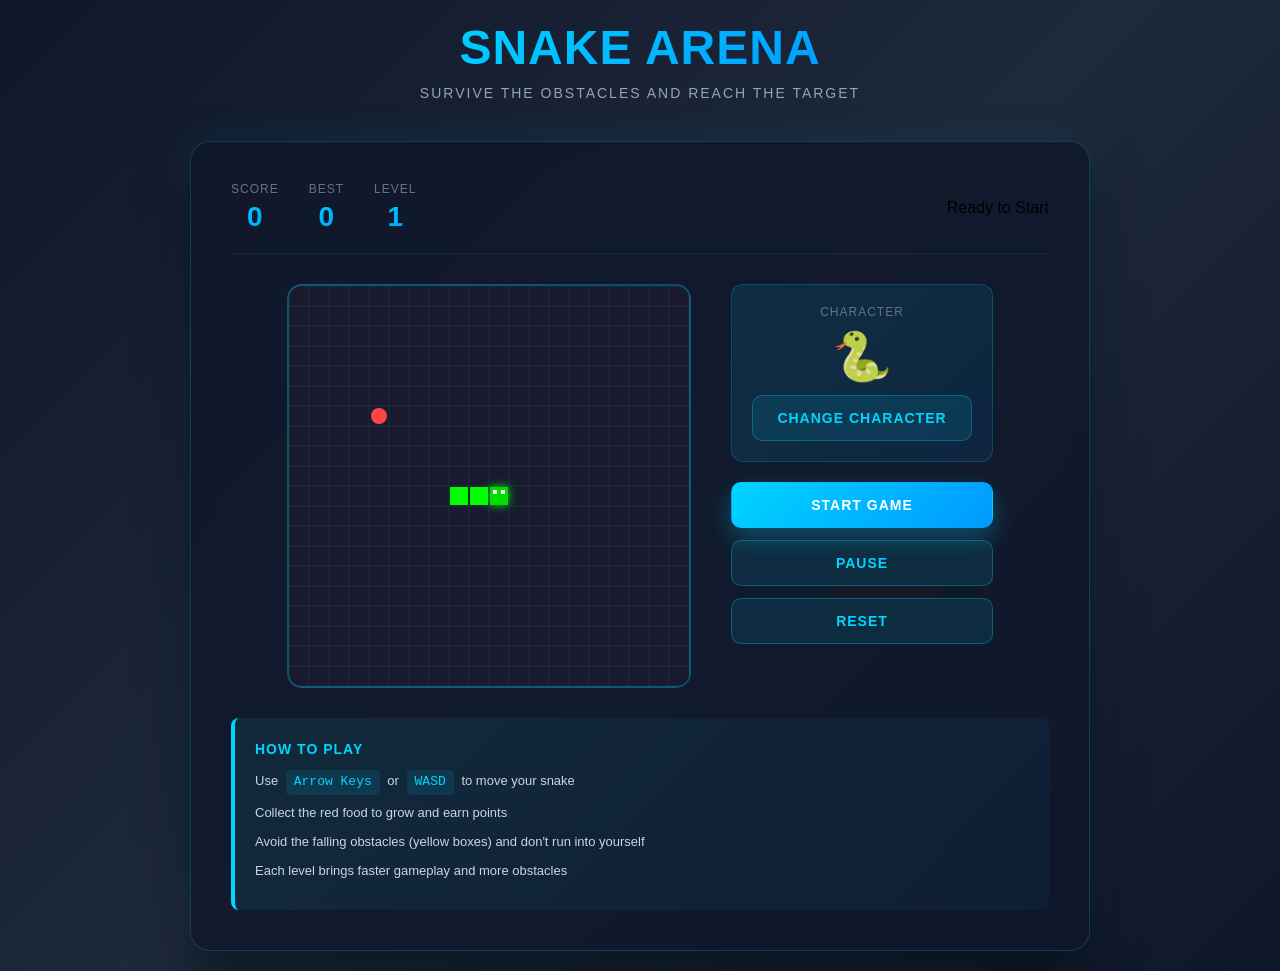
<file: index.html>
<!DOCTYPE html>
<html lang="fr">
<head>
  <meta charset="UTF-8">
  <meta name="viewport" content="width=device-width, initial-scale=1.0">
  <title>Snake Arena - Premium Game</title>
  <link rel="stylesheet" href="style.css">
</head>
<body>
  <div class="header">
    <h1 class="title">SNAKE ARENA</h1>
    <p class="subtitle">Survive the obstacles and reach the target</p>
  </div>

  <div class="game-wrapper">
    <div class="game-header">
      <div class="stats">
        <div class="stat-item">
          <div class="stat-label">Score</div>
          <div class="stat-value" id="score">0</div>
        </div>
        <div class="stat-item">
          <div class="stat-label">Best</div>
          <div class="stat-value" id="highScore">0</div>
        </div>
        <div class="stat-item">
          <div class="stat-label">Level</div>
          <div class="stat-value" id="level">1</div>
        </div>
      </div>
      <div class="game-status" id="gameStatus">Ready to Start</div>
    </div>

    <div class="game-area">
      <div class="canvas-container">
        <canvas id="gameCanvas" width="400" height="400"></canvas>
      </div>

      <div class="side-panel">
        <div class="character-box">
          <div class="character-label">Character</div>
          <span class="character-emoji" id="characterEmoji">🐍</span>
          <button id="changeCharacterBtn" class="btn-secondary">Change Character</button>
        </div>

        <div class="controls">
          <button id="startBtn" class="btn-primary">START GAME</button>
          <button id="pauseBtn" class="btn-secondary">PAUSE</button>
          <button id="resetBtn" class="btn-secondary">RESET</button>
        </div>
      </div>
    </div>

    <div class="instructions">
      <h3>How to Play</h3>
      <p>Use <span class="keyboard-hint">Arrow Keys</span> or <span class="keyboard-hint">WASD</span> to move your snake</p>
      <p>Collect the red food to grow and earn points</p>
      <p>Avoid the falling obstacles (yellow boxes) and don't run into yourself</p>
      <p>Each level brings faster gameplay and more obstacles</p>
    </div>
  </div>

  <div class="game-over-modal" id="gameOverModal">
    <div class="modal-content" id="modalContent">
      <h2 id="modalTitle">GAME OVER</h2>
      <div class="modal-stats">
        <div class="modal-stat">
          <div class="modal-stat-label">Final Score</div>
          <div class="modal-stat-value" id="finalScore">0</div>
        </div>
        <div class="modal-stat">
          <div class="modal-stat-label">Best Score</div>
          <div class="modal-stat-value" id="bestScore">0</div>
        </div>
        <div class="modal-stat">
          <div class="modal-stat-label">Level Reached</div>
          <div class="modal-stat-value" id="levelReached">1</div>
        </div>
      </div>
      <div class="modal-buttons">
        <button id="playAgainBtn" class="btn-primary">PLAY AGAIN</button>
        <button id="closeModalBtn" class="btn-secondary">CLOSE</button>
      </div>
    </div>
  </div>

  <script src="façon.js"></script>
</body>
</html>
</file>
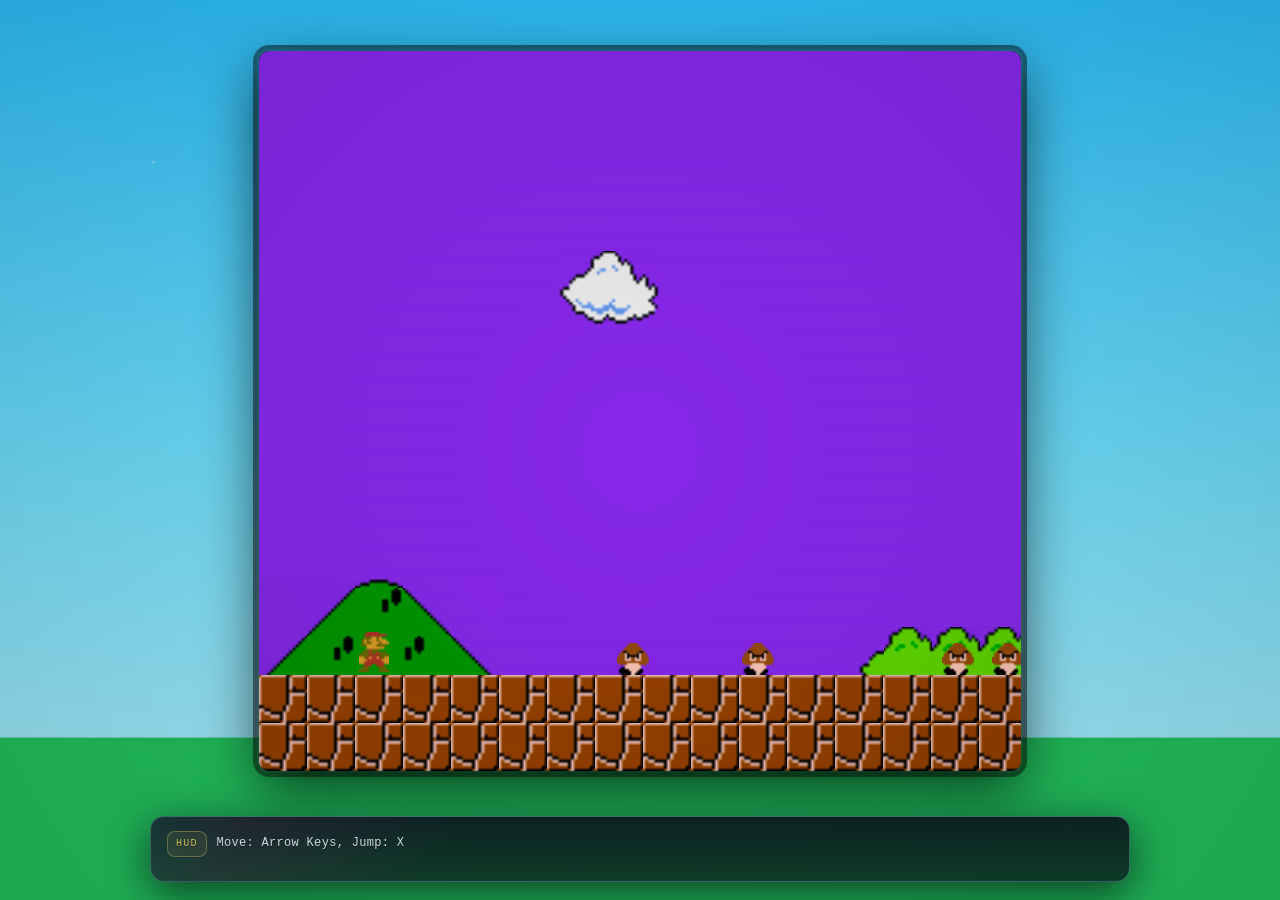
<file: myMarioGame/index.html>
<!DOCTYPE html>
<html>
    <head>
        <title>Mario Game</title>
        <link rel="stylesheet" href="style.css">
    </head>
    <body>
        <canvas></canvas>
        <script src="index.js" type="module"></script>
        <div class="info">
        <p class="controls">Move: Arrow Keys, Jump: X</p>
        </div>
    </body>
</html>
</file>
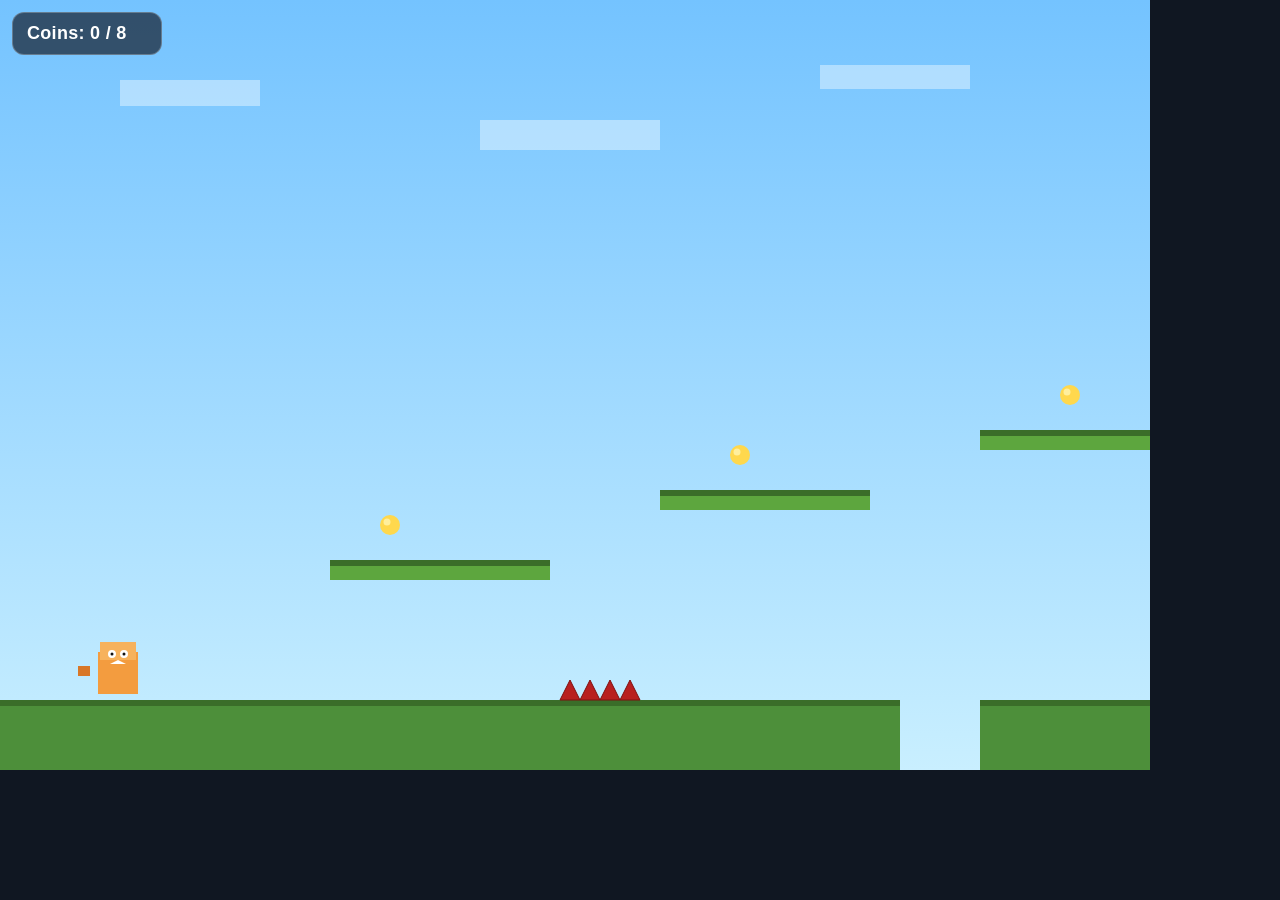
<file: projet web/index.html>
﻿<!DOCTYPE html>
<html lang="ar">
<head>
<meta charset="UTF-8">
<meta name="viewport" content="width=device-width, initial-scale=1.0">
<title>2D Platformer Canvas</title>
<link rel="stylesheet" href="style.css">
</head>
<body>
  <div id="hud">
    <div id="coinCounter">Coins: 0 / 0</div>
  </div>

  <canvas id="gameCanvas"></canvas>

  <div id="winOverlay" aria-live="polite">
    <div class="win-box">
      <h1>YOU WIN</h1>
      
    </div>
  </div>

  <script src="game.js"></script>
</body>
</html>
</file>
<file: style.css>
* {
            margin: 0;
            padding: 0;
            box-sizing: border-box;
        }

        body {
            font-family: 'Segoe UI', Tahoma, Geneva, Verdana, sans-serif;
            background: linear-gradient(135deg, #0f172a 0%, #1e293b 50%, #0f172a 100%);
            min-height: 100vh;
            display: flex;
            flex-direction: column;
            align-items: center;
            justify-content: center;
            padding: 20px;
            overflow-x: hidden;
        }

        .header {
            text-align: center;
            margin-bottom: 40px;
            animation: slideDown 0.6s ease;
        }

        @keyframes slideDown {
            from {
                opacity: 0;
                transform: translateY(-30px);
            }
            to {
                opacity: 1;
                transform: translateY(0);
            }
        }

        .title {
            font-size: 48px;
            font-weight: 700;
            background: linear-gradient(135deg, #00d4ff 0%, #0099ff 100%);
            -webkit-background-clip: text;
            -webkit-text-fill-color: transparent;
            background-clip: text;
            margin-bottom: 10px;
            letter-spacing: 1px;
        }

        .subtitle {
            color: #94a3b8;
            font-size: 14px;
            letter-spacing: 2px;
            text-transform: uppercase;
        }

        .game-wrapper {
            background: rgba(15, 23, 42, 0.8);
            backdrop-filter: blur(10px);
            border: 1px solid rgba(0, 212, 255, 0.2);
            border-radius: 20px;
            padding: 40px;
            box-shadow: 0 25px 50px rgba(0, 0, 0, 0.5), 0 0 40px rgba(0, 212, 255, 0.1);
            max-width: 900px;
            width: 100%;
            animation: fadeIn 0.8s ease;
        }

        @keyframes fadeIn {
            from {
                opacity: 0;
                transform: scale(0.95);
            }
            to {
                opacity: 1;
                transform: scale(1);
            }
        }

        .game-header {
            display: flex;
            justify-content: space-between;
            align-items: center;
            margin-bottom: 30px;
            padding-bottom: 20px;
            border-bottom: 1px solid rgba(0, 212, 255, 0.1);
        }

        .stats {
            display: flex;
            gap: 30px;
        }

        .stat-item {
            text-align: center;
        }

        .stat-label {
            color: #64748b;
            font-size: 12px;
            text-transform: uppercase;
            letter-spacing: 1px;
            margin-bottom: 5px;
        }

        .stat-value {
            font-size: 28px;
            font-weight: 700;
            background: linear-gradient(135deg, #00d4ff 0%, #0099ff 100%);
            -webkit-background-clip: text;
            -webkit-text-fill-color: transparent;
            background-clip: text;
        }

        .difficulty-indicator {
            display: flex;
            gap: 5px;
            justify-content: center;
            margin-top: 8px;
        }

        .difficulty-dot {
            width: 6px;
            height: 6px;
            border-radius: 50%;
            background: #475569;
            transition: all 0.3s ease;
        }

        .difficulty-dot.active {
            background: linear-gradient(135deg, #00d4ff 0%, #0099ff 100%);
            box-shadow: 0 0 10px rgba(0, 212, 255, 0.5);
        }

        .game-area {
            display: flex;
            gap: 40px;
            margin-bottom: 30px;
            flex-wrap: wrap;
            justify-content: center;
        }

        .canvas-container {
            position: relative;
            background: linear-gradient(135deg, #1e293b 0%, #0f172a 100%);
            border: 2px solid rgba(0, 212, 255, 0.3);
            border-radius: 15px;
            overflow: hidden;
            box-shadow: inset 0 0 20px rgba(0, 212, 255, 0.05);
        }

        #gameCanvas {
            display: block;
            cursor: none;
        }

        .side-panel {
            display: flex;
            flex-direction: column;
            gap: 20px;
            min-width: 200px;
        }

        .character-box {
            background: linear-gradient(135deg, rgba(0, 212, 255, 0.1) 0%, rgba(0, 153, 255, 0.1) 100%);
            border: 1px solid rgba(0, 212, 255, 0.2);
            border-radius: 12px;
            padding: 20px;
            text-align: center;
        }

        .character-label {
            color: #64748b;
            font-size: 12px;
            text-transform: uppercase;
            letter-spacing: 1px;
            margin-bottom: 10px;
        }

        .character-emoji {
            font-size: 48px;
            display: block;
            margin-bottom: 10px;
            animation: bounce 2s infinite;
        }

        @keyframes bounce {
            0%, 100% { transform: translateY(0); }
            50% { transform: translateY(-5px); }
        }

        .game-mode {
            background: linear-gradient(135deg, rgba(0, 212, 255, 0.1) 0%, rgba(0, 153, 255, 0.1) 100%);
            border: 1px solid rgba(0, 212, 255, 0.2);
            border-radius: 12px;
            padding: 15px;
            text-align: center;
        }

        .mode-label {
            color: #64748b;
            font-size: 11px;
            text-transform: uppercase;
            letter-spacing: 1px;
            margin-bottom: 8px;
        }

        .mode-value {
            color: #e2e8f0;
            font-size: 14px;
            font-weight: 600;
        }

        .controls {
            display: flex;
            flex-direction: column;
            gap: 12px;
        }

        button {
            padding: 14px 24px;
            font-size: 14px;
            font-weight: 600;
            border: none;
            border-radius: 10px;
            cursor: pointer;
            transition: all 0.3s ease;
            text-transform: uppercase;
            letter-spacing: 1px;
            border: 1px solid transparent;
        }

        .btn-primary {
            background: linear-gradient(135deg, #00d4ff 0%, #0099ff 100%);
            color: #fff;
            box-shadow: 0 10px 25px rgba(0, 212, 255, 0.3);
        }

        .btn-primary:hover {
            transform: translateY(-2px);
            box-shadow: 0 15px 35px rgba(0, 212, 255, 0.4);
        }

        .btn-primary:active {
            transform: translateY(0);
        }

        .btn-secondary {
            background: rgba(0, 212, 255, 0.1);
            color: #00d4ff;
            border: 1px solid rgba(0, 212, 255, 0.3);
        }

        .btn-secondary:hover {
            background: rgba(0, 212, 255, 0.2);
            border-color: rgba(0, 212, 255, 0.5);
        }

        .btn-secondary:active {
            background: rgba(0, 212, 255, 0.15);
        }

        .instructions {
            margin-top: 30px;
            padding: 20px;
            background: linear-gradient(135deg, rgba(15, 172, 188, 0.1) 0%, rgba(0, 153, 255, 0.05) 100%);
            border-left: 4px solid #00d4ff;
            border-radius: 8px;
            color: #cbd5e1;
            font-size: 13px;
            line-height: 1.6;
        }

        .instructions h3 {
            color: #00d4ff;
            margin-bottom: 10px;
            font-size: 14px;
            text-transform: uppercase;
            letter-spacing: 1px;
        }

        .instructions p {
            margin-bottom: 8px;
        }

        .keyboard-hint {
            display: inline-block;
            background: rgba(0, 212, 255, 0.1);
            padding: 2px 8px;
            border-radius: 4px;
            color: #00d4ff;
            font-family: 'Courier New', monospace;
            margin: 0 4px;
        }

        .game-over-modal {
            display: none;
            position: fixed;
            top: 0;
            left: 0;
            width: 100%;
            height: 100%;
            background: rgba(0, 0, 0, 0.9);
            z-index: 2000;
            justify-content: center;
            align-items: center;
            animation: fadeIn 0.3s ease;
        }

        .game-over-modal.active {
            display: flex;
        }

        .modal-content {
            background: linear-gradient(135deg, #1e293b 0%, #0f172a 100%);
            border: 2px solid rgba(0, 212, 255, 0.3);
            border-radius: 20px;
            padding: 50px 40px;
            text-align: center;
            max-width: 500px;
            animation: slideUp 0.4s ease;
        }

        @keyframes slideUp {
            from {
                opacity: 0;
                transform: translateY(50px);
            }
            to {
                opacity: 1;
                transform: translateY(0);
            }
        }

        .modal-content h2 {
            font-size: 48px;
            margin-bottom: 20px;
            background: linear-gradient(135deg, #00d4ff 0%, #0099ff 100%);
            -webkit-background-clip: text;
            -webkit-text-fill-color: transparent;
            background-clip: text;
        }

        .modal-content.lose h2 {
            background: linear-gradient(135deg, #ff6b6b 0%, #ff0000 100%);
            -webkit-background-clip: text;
            -webkit-text-fill-color: transparent;
            background-clip: text;
        }

        .modal-stats {
            margin: 30px 0;
            display: flex;
            justify-content: space-around;
            padding: 20px;
            background: rgba(0, 212, 255, 0.05);
            border-radius: 12px;
            margin-bottom: 30px;
        }

        .modal-stat {
            text-align: center;
        }

        .modal-stat-label {
            color: #64748b;
            font-size: 12px;
            text-transform: uppercase;
            margin-bottom: 5px;
        }

        .modal-stat-value {
            font-size: 24px;
            font-weight: 700;
            color: #00d4ff;
        }

        .modal-buttons {
            display: flex;
            gap: 15px;
            justify-content: center;
            flex-wrap: wrap;
        }

        @media (max-width: 1024px) {
            .game-area {
                flex-direction: column;
                align-items: center;
            }

            .title {
                font-size: 36px;
            }

            .game-wrapper {
                padding: 25px;
            }
        }

        @media (max-width: 600px) {
            .game-wrapper {
                padding: 15px;
            }

            .title {
                font-size: 28px;
            }

            .stats {
                gap: 15px;
            }

            .stat-value {
                font-size: 20px;
            }

            button {
                padding: 12px 20px;
                font-size: 13px;
            }

            #gameCanvas {
                width: 100%;
                height: auto;
            }

            .modal-content {
                padding: 30px 20px;
                margin: 20px;
            }

            .modal-content h2 {
                font-size: 36px;
            }
        }
</file>
<file: myMarioGame/style.css>
:root {
  --sky1: #2ec5ff;
  --sky2: #6fe2ff;
  --sky3: #baf4ff;

  --hill1: #34d399;
  --hill2: #22c55e;

  --panel: rgba(10, 12, 30, 0.78);
  --panelBorder: rgba(140, 255, 231, 0.35);

  --text: #e9f7ff;
  --muted: rgba(233, 247, 255, 0.75);

  --shadow: rgba(0, 0, 0, 0.65);
}

*,
*::before,
*::after {
  box-sizing: border-box;
}

html,
body {
  height: 100%;
}

body {
  margin: 0;
  color: var(--text);
  background:
    radial-gradient(circle at 12% 18%, rgba(255, 255, 255, 0.28) 0 1px, transparent 2px),
    radial-gradient(circle at 78% 22%, rgba(255, 255, 255, 0.24) 0 1px, transparent 2px),
    radial-gradient(circle at 55% 10%, rgba(255, 255, 255, 0.20) 0 1px, transparent 2px),
    radial-gradient(circle at 25% 40%, rgba(255, 255, 255, 0.16) 0 1px, transparent 2px),
    radial-gradient(circle at 90% 55%, rgba(255, 255, 255, 0.14) 0 1px, transparent 2px),
    linear-gradient(
      to top,
      rgba(34, 197, 94, 1) 0%,
      rgba(34, 197, 94, 1) 18%,
      rgba(34, 197, 94, 0) 18.1%,
      rgba(34, 197, 94, 0) 100%
    ),
    radial-gradient(900px 340px at 20% 115%, rgba(52, 211, 153, 0.95) 0 60%, rgba(52, 211, 153, 0) 61%),
    radial-gradient(820px 320px at 75% 120%, rgba(34, 197, 94, 0.95) 0 60%, rgba(34, 197, 94, 0) 61%),
    linear-gradient(to bottom, var(--sky1) 0%, var(--sky2) 50%, var(--sky3) 100%);

  background-attachment: fixed;
  overflow-x: hidden;

  font-family: "Press Start 2P", "VT323", "Pixel Emulator", ui-monospace, SFMono-Regular, Menlo, Monaco, Consolas,
    "Liberation Mono", "Courier New", monospace;
  letter-spacing: 0.3px;

  display: grid;
  grid-template-rows: 1fr auto;
  place-items: center;
  padding: 24px 16px 18px;
}
body::before,
body::after {
  content: "";
  position: fixed;
  inset: 0;
  pointer-events: none;
  z-index: 9999;
}

body::before {
  background:
    repeating-linear-gradient(
      to bottom,
      rgba(255, 255, 255, 0.05) 0px,
      rgba(255, 255, 255, 0.02) 1px,
      rgba(0, 0, 0, 0.00) 3px
    );
  opacity: 0.30;
  mix-blend-mode: overlay;
}
body::after {
  background: radial-gradient(circle at 50% 50%, rgba(0, 0, 0, 0.05), rgba(0, 0, 0, 0.28) 100%);
  opacity: 0.55;
}
canvas {
  image-rendering: pixelated;
  image-rendering: crisp-edges;
  -ms-interpolation-mode: nearest-neighbor;

  border-radius: 10px;
  box-shadow:
    0 18px 55px rgba(0, 0, 0, 0.65),
    0 0 0 2px rgba(77, 255, 225, 0.12),
    0 0 0 6px rgba(0, 0, 0, 0.45);

  background: #000;
}
.info {
  width: min(980px, 100%);
  margin-top: 18px;

  background: linear-gradient(180deg, rgba(10, 12, 30, 0.86), rgba(8, 10, 22, 0.70));
  border: 1px solid var(--panelBorder);
  border-radius: 14px;

  box-shadow:
    0 10px 40px var(--shadow),
    0 0 18px rgba(77, 255, 225, 0.14);

  padding: 14px 16px;
  position: relative;
  overflow: hidden;
}

.info::before {
  content: "";
  position: absolute;
  inset: -40% -20%;
  background: linear-gradient(
    120deg,
    transparent 30%,
    rgba(77, 255, 225, 0.14) 45%,
    rgba(255, 77, 216, 0.10) 55%,
    transparent 70%
  );
  transform: translateX(-35%);
  animation: infoSweep 7s linear infinite;
  opacity: 0.9;
}

@keyframes infoSweep {
  0% { transform: translateX(-45%) rotate(2deg); }
  100% { transform: translateX(45%) rotate(2deg); }
}

.controls {
  margin: 0 0 10px;
  font-size: 12px;
  line-height: 1.55;
  color: var(--text);
  text-shadow:
    0 1px 0 rgba(0, 0, 0, 0.55),
    0 0 10px rgba(77, 255, 225, 0.12);
  position: relative;
  z-index: 1;
}

.controls::before {
  content: "HUD";
  display: inline-block;
  margin-right: 10px;
  padding: 4px 8px 5px;
  border-radius: 8px;
  border: 1px solid rgba(255, 230, 109, 0.35);
  background: rgba(255, 230, 109, 0.08);
  color: rgba(255, 230, 109, 0.92);
  font-size: 10px;
  letter-spacing: 1.2px;
}
</file>
<file: projet web/style.css>
﻿:root {
  --hud-bg: rgba(22, 30, 45, 0.7);
  --hud-border: rgba(255, 255, 255, 0.25);
  --hud-text: #ffffff;
}

* {
  box-sizing: border-box;
}

body {
  margin: 0;
  overflow: hidden;
  background: #101722;
  font-family: "Segoe UI", Tahoma, Geneva, Verdana, sans-serif;
}

canvas {
  display: block;
}

#hud {
  position: fixed;
  top: 12px;
  left: 12px;
  z-index: 20;
  pointer-events: none;
}

#coinCounter {
  min-width: 150px;
  padding: 10px 14px;
  border-radius: 12px;
  border: 1px solid var(--hud-border);
  background: var(--hud-bg);
  color: var(--hud-text);
  font-size: 18px;
  font-weight: 700;
  letter-spacing: 0.3px;
}

#winOverlay {
  position: fixed;
  inset: 0;
  display: grid;
  place-items: center;
  background: rgba(9, 17, 26, 0.78);
  opacity: 0;
  visibility: hidden;
  transition: opacity 600ms ease, visibility 600ms ease;
  z-index: 25;
}

#winOverlay.show {
  opacity: 1;
  visibility: visible;
}

.win-box {
  width: min(88vw, 460px);
  padding: 26px 30px;
  border-radius: 18px;
  text-align: center;
  color: #f5fbff;
  background: linear-gradient(140deg, #1f3f67, #2f7bb7);
  border: 1px solid rgba(255, 255, 255, 0.25);
  box-shadow: 0 18px 40px rgba(0, 0, 0, 0.35);
}

.win-box h1 {
  margin: 0 0 10px;
  font-size: clamp(28px, 5vw, 44px);
}

.win-box p {
  margin: 0;
  font-size: clamp(15px, 2.2vw, 19px);
}
</file>
